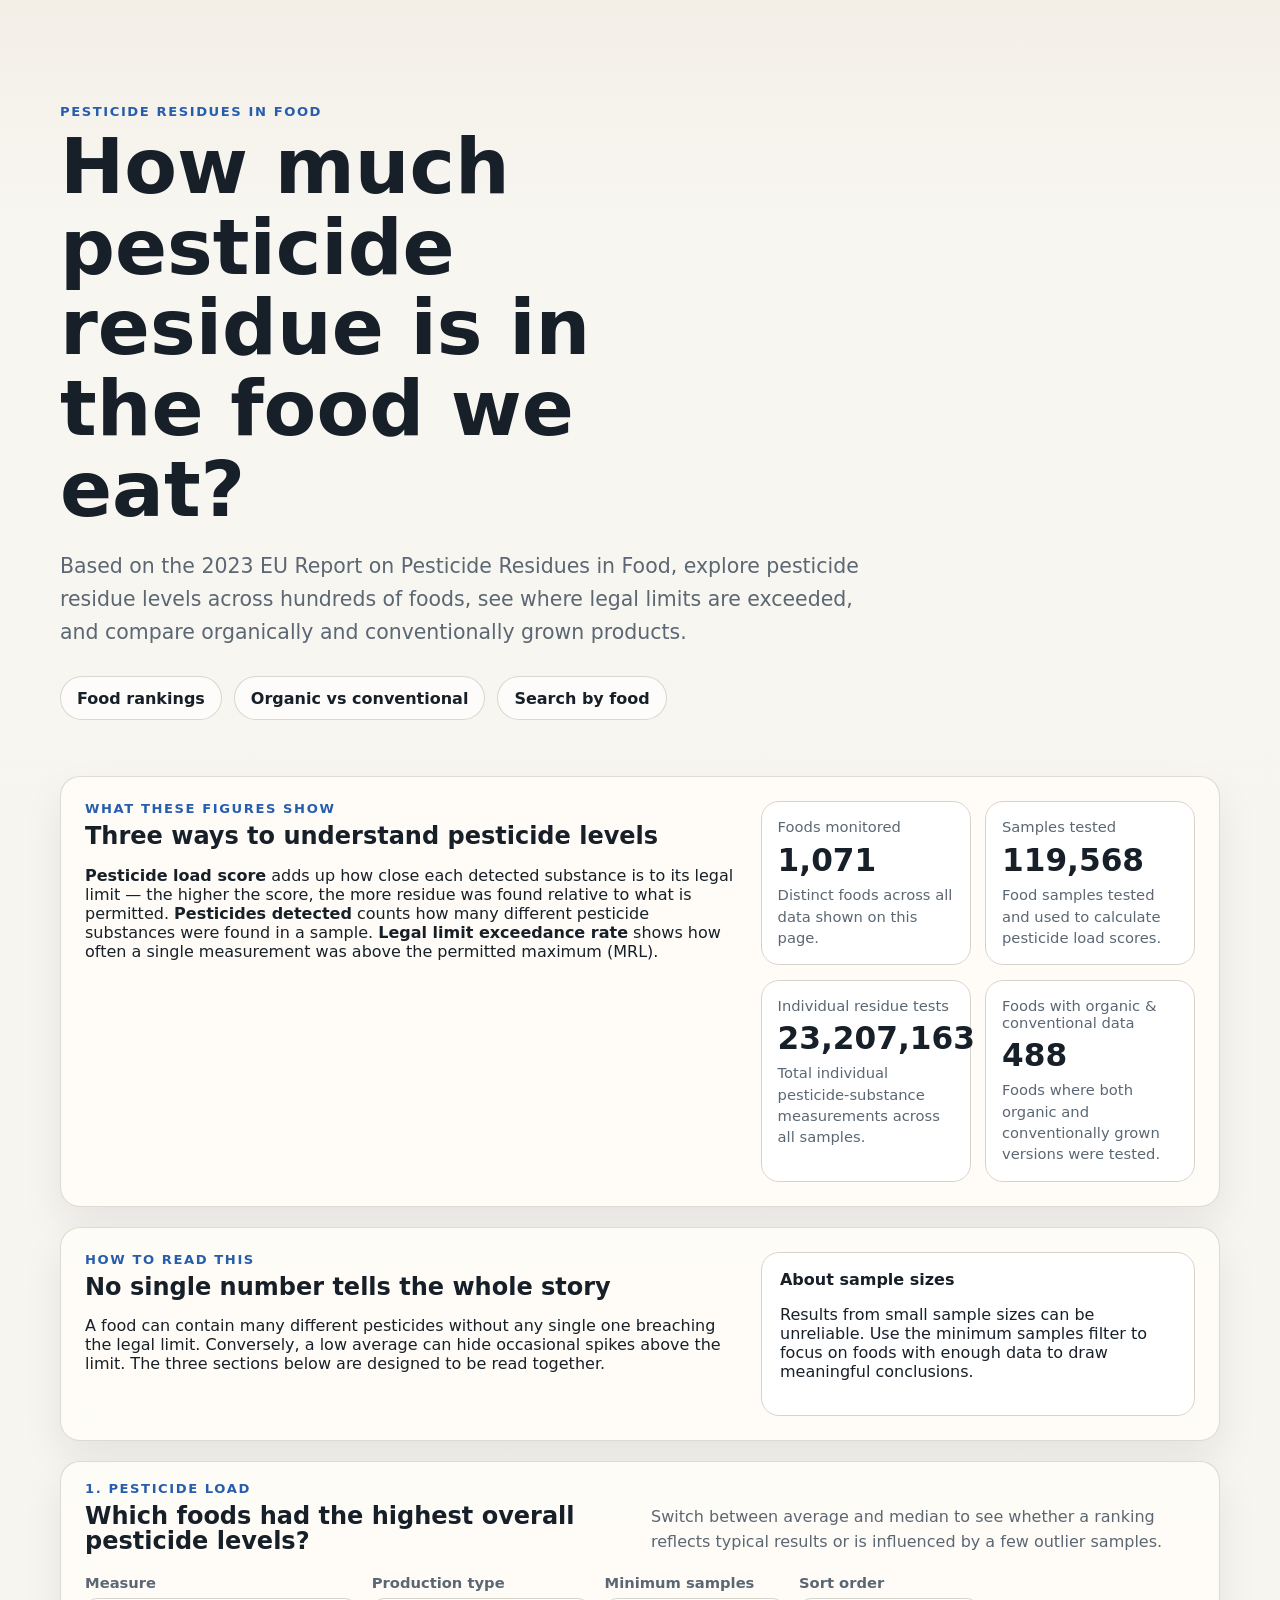
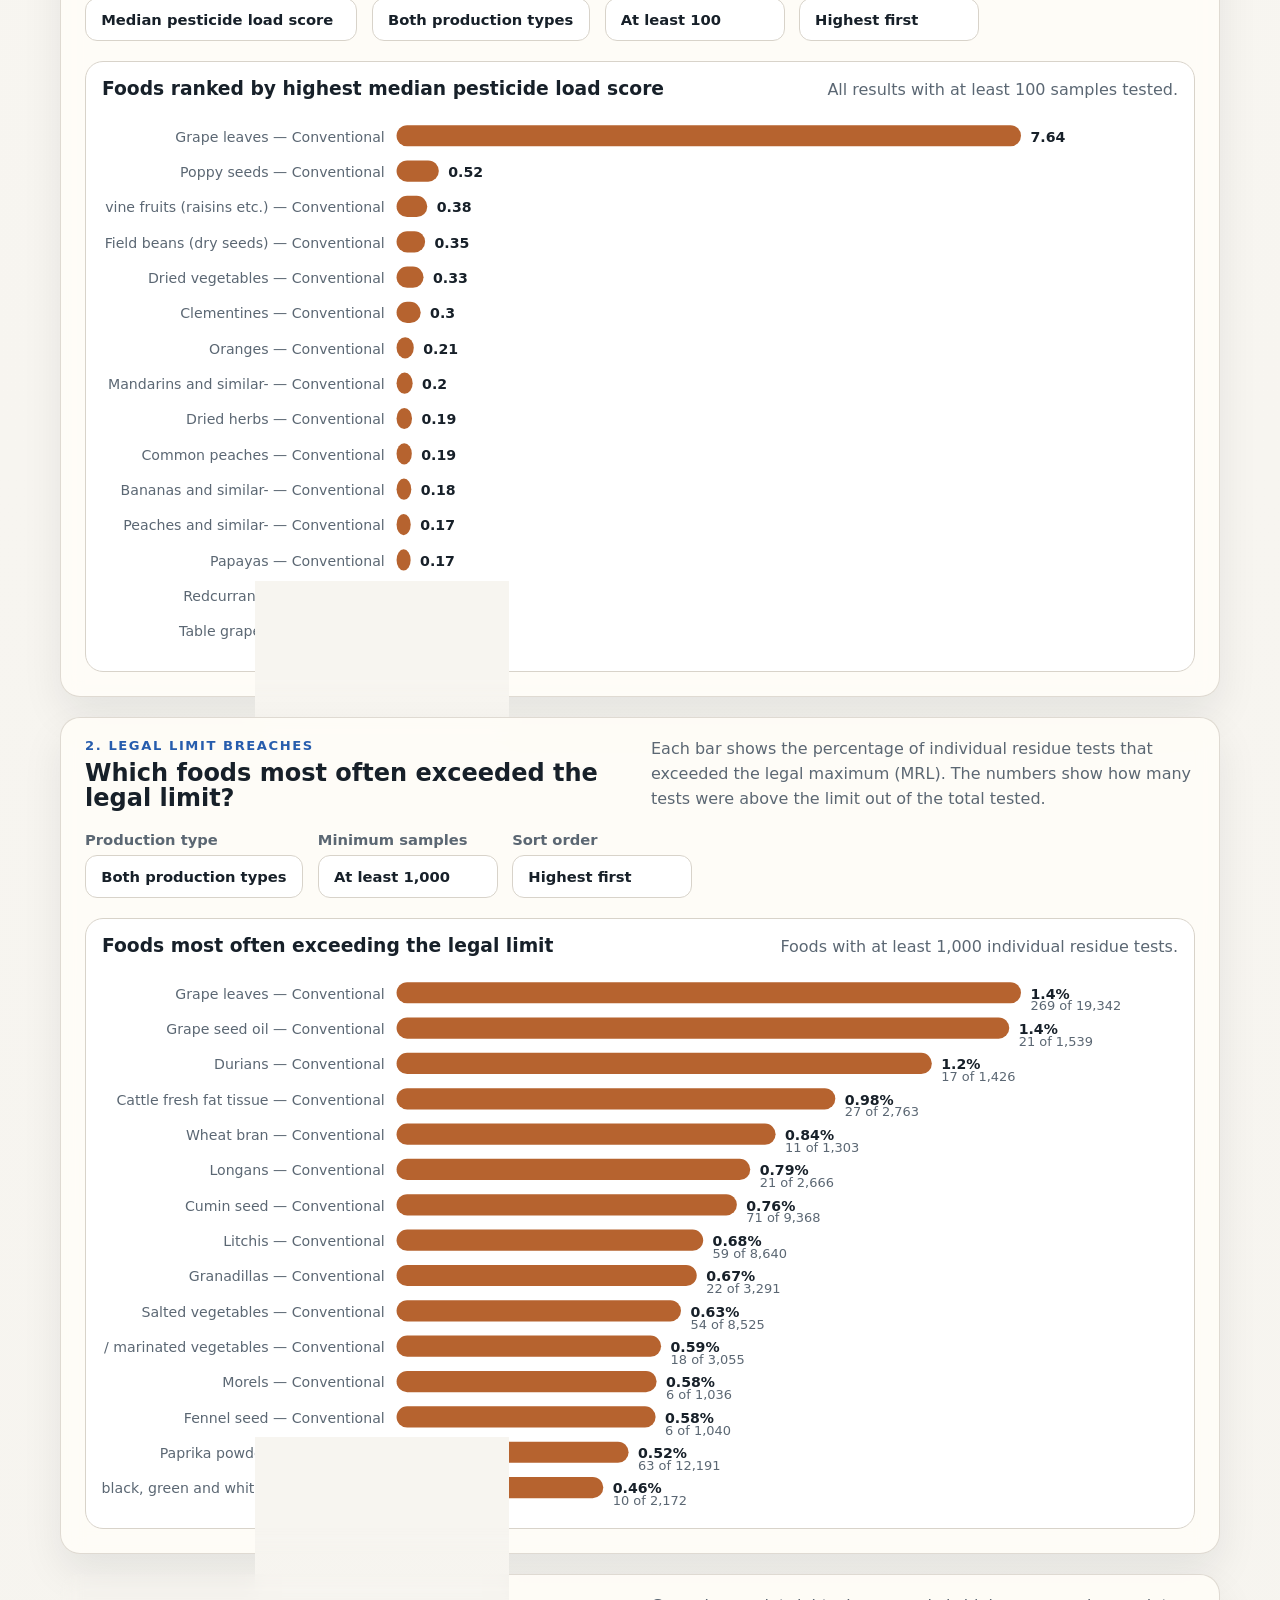
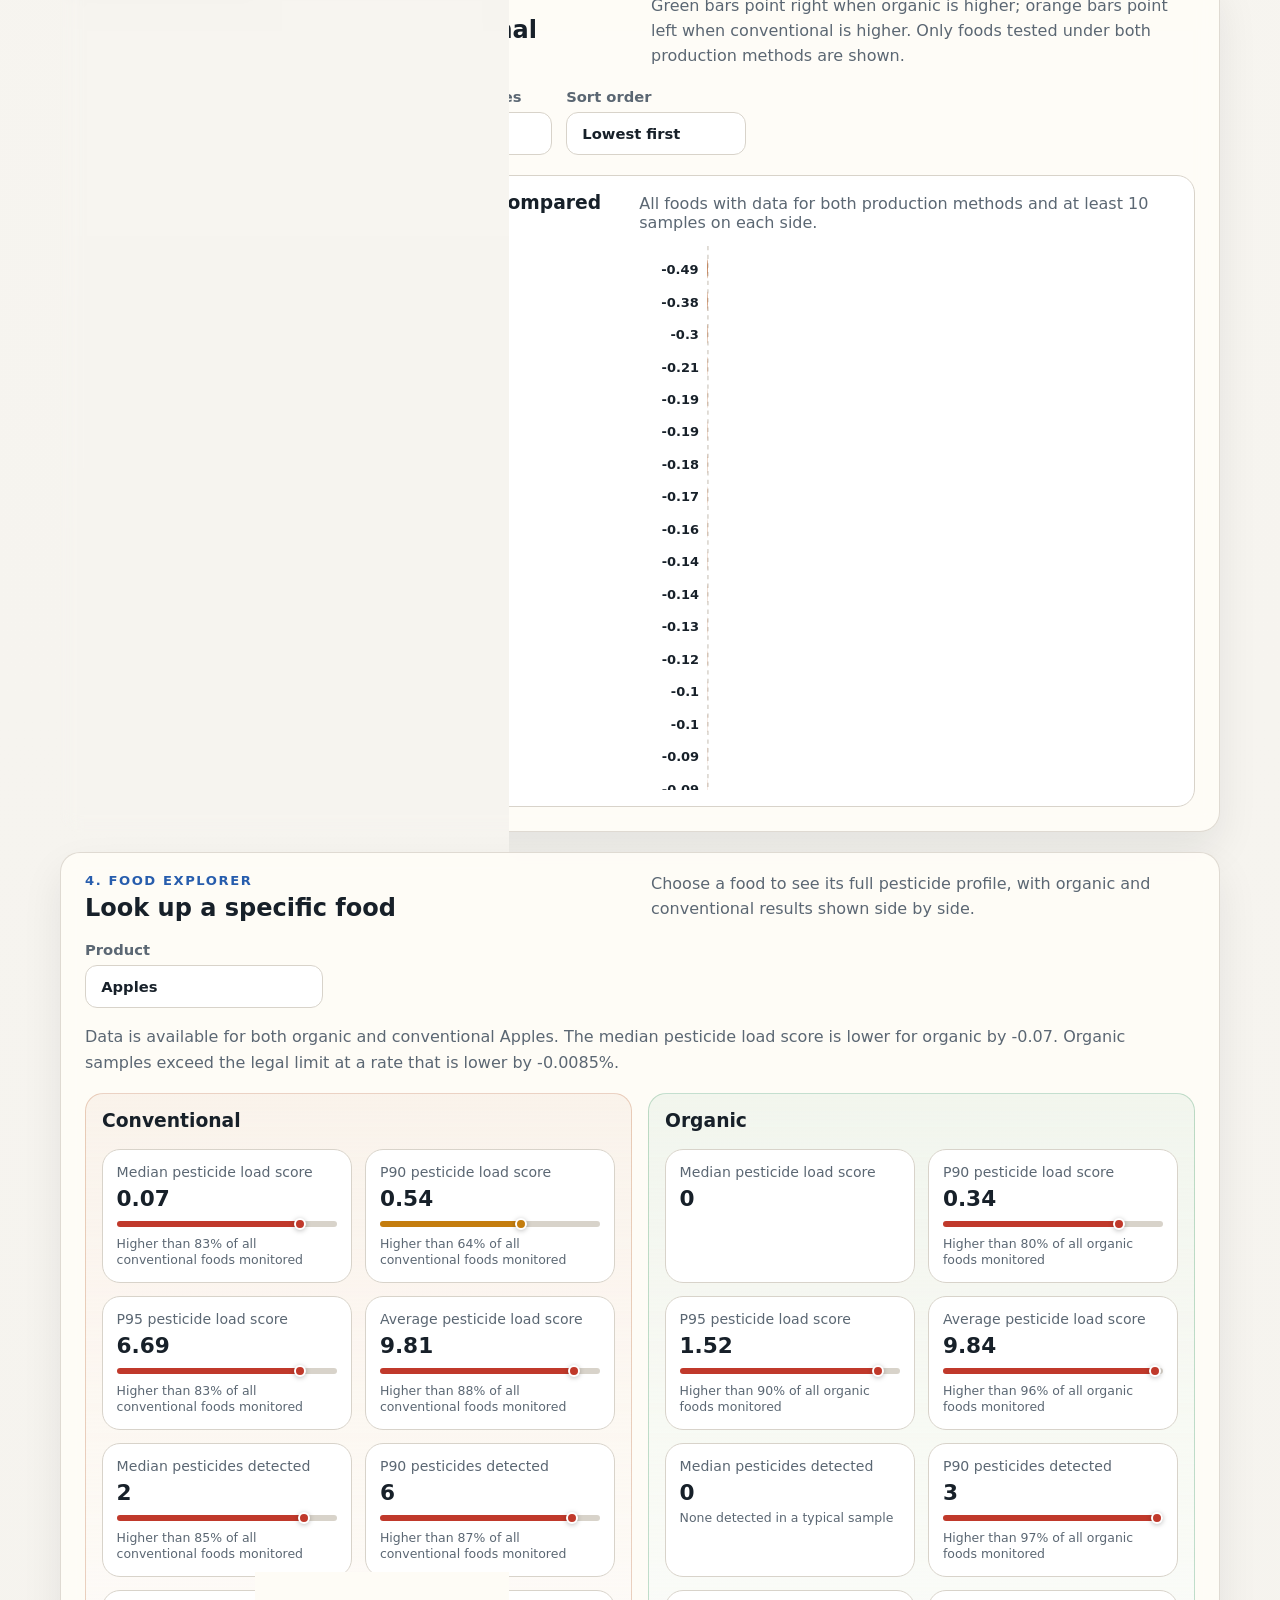
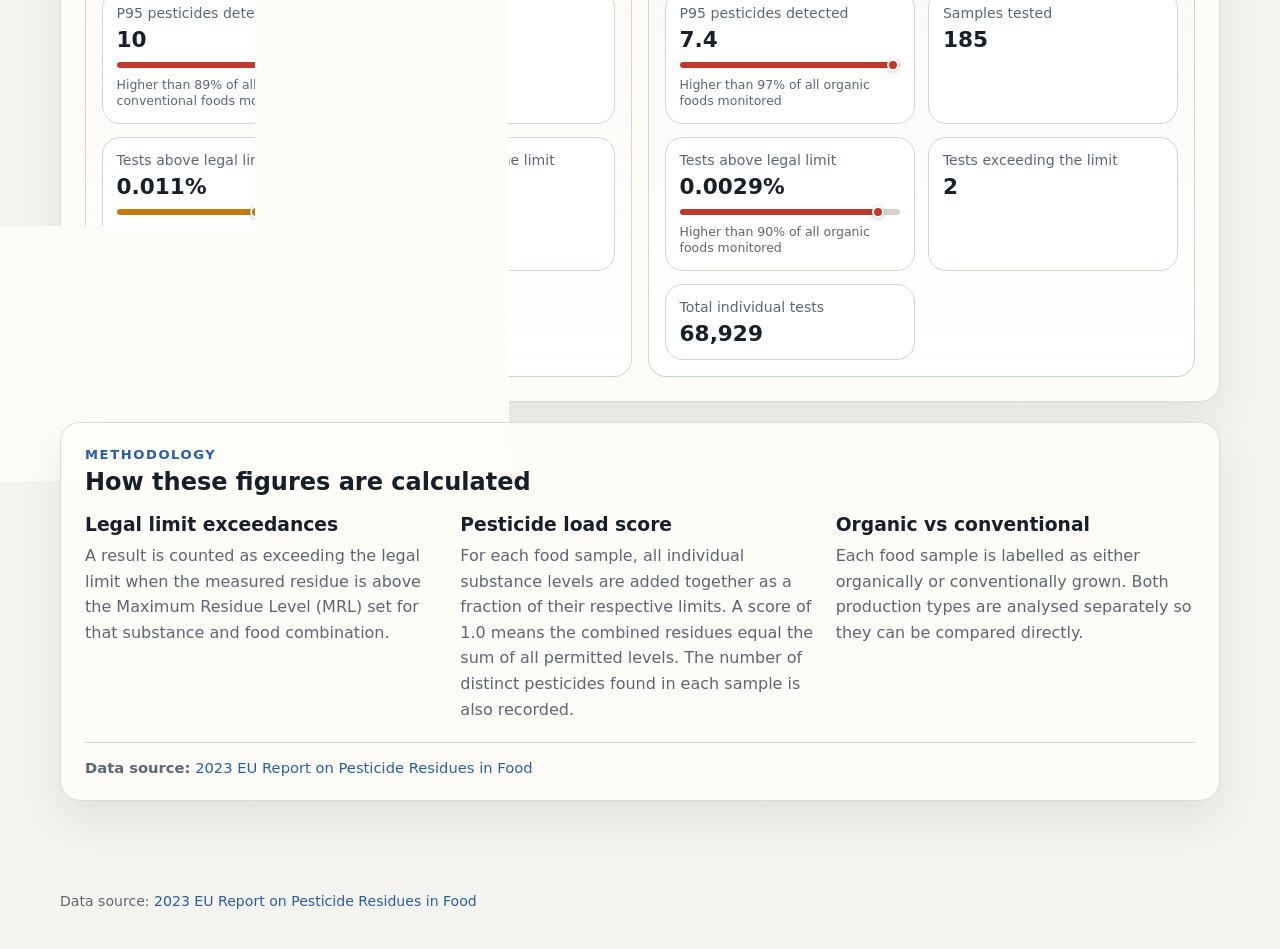
<file: index.html>
<!doctype html>
<html lang="en">
  <head>
    <meta charset="utf-8">
    <meta name="viewport" content="width=device-width, initial-scale=1">
    <title>Pesticide residues in food</title>
    <meta
      name="description"
      content="An overview of pesticide residues in food: how much was found, how often legal limits were exceeded, and how organic and conventionally grown products compare."
    >
    <link rel="stylesheet" href="styles.css">
  </head>
  <body>
    <header class="hero">
      <div class="hero__content layout">
        <p class="eyebrow">Pesticide residues in food</p>
        <div class="hero__topline">
          <div>
            <h1>How much pesticide residue is in the food we eat?</h1>
            <p class="hero__lede">
              Based on the 2023 EU Report on Pesticide Residues in Food, explore pesticide residue levels across
              hundreds of foods, see where legal limits are exceeded, and compare organically and conventionally
              grown products.
            </p>
          </div>
        </div>
        <div class="hero__chips">
          <span class="chip">Food rankings</span>
          <span class="chip">Organic vs conventional</span>
          <span class="chip">Search by food</span>
        </div>
      </div>
    </header>

    <main class="layout">
      <section class="panel notice" id="error-notice" hidden></section>

      <section class="panel intro-grid">
        <div>
          <p class="section-label">What these figures show</p>
          <h2>Three ways to understand pesticide levels</h2>
          <p>
            <strong>Pesticide load score</strong> adds up how close each detected substance is to its legal limit — the
            higher the score, the more residue was found relative to what is permitted.
            <strong>Pesticides detected</strong> counts how many different pesticide substances were found in a sample.
            <strong>Legal limit exceedance rate</strong> shows how often a single measurement was above the permitted
            maximum (MRL).
          </p>
        </div>
        <div class="metric-cards" id="summary-cards"></div>
      </section>

      <section class="panel narrative">
        <div>
          <p class="section-label">How to read this</p>
          <h2>No single number tells the whole story</h2>
          <p>
            A food can contain many different pesticides without any single one breaching the legal limit. Conversely,
            a low average can hide occasional spikes above the limit. The three sections below are designed to be read
            together.
          </p>
        </div>
        <div class="callout">
          <p class="callout__title">About sample sizes</p>
          <p>
            Results from small sample sizes can be unreliable. Use the minimum samples filter to focus on foods with
            enough data to draw meaningful conclusions.
          </p>
        </div>
      </section>

      <section class="panel section-block">
        <div class="section-heading">
          <div>
            <p class="section-label">1. Pesticide load</p>
            <h2>Which foods had the highest overall pesticide levels?</h2>
          </div>
          <p class="section-copy">
            Switch between average and median to see whether a ranking reflects typical results or is influenced by a
            few outlier samples.
          </p>
        </div>
        <div class="controls">
          <label>
            Measure
            <select id="combined-metric"></select>
          </label>
          <label>
            Production type
            <select id="combined-organic"></select>
          </label>
          <label>
            Minimum samples
            <select id="combined-threshold"></select>
          </label>
          <label>
            Sort order
            <select id="combined-sort"></select>
          </label>
        </div>
        <div class="chart-shell">
          <div class="chart-header">
            <h3 id="combined-chart-title"></h3>
            <p id="combined-chart-caption"></p>
          </div>
          <div class="chart" id="combined-chart"></div>
        </div>
      </section>

      <section class="panel section-block">
        <div class="section-heading">
          <div>
            <p class="section-label">2. Legal limit breaches</p>
            <h2>Which foods most often exceeded the legal limit?</h2>
          </div>
          <p class="section-copy">
            Each bar shows the percentage of individual residue tests that exceeded the legal maximum (MRL). The
            numbers show how many tests were above the limit out of the total tested.
          </p>
        </div>
        <div class="controls">
          <label>
            Production type
            <select id="exceedance-organic"></select>
          </label>
          <label>
            Minimum samples
            <select id="exceedance-threshold"></select>
          </label>
          <label>
            Sort order
            <select id="exceedance-sort"></select>
          </label>
        </div>
        <div class="chart-shell">
          <div class="chart-header">
            <h3 id="exceedance-chart-title"></h3>
            <p id="exceedance-chart-caption"></p>
          </div>
          <div class="chart" id="exceedance-chart"></div>
        </div>
      </section>

      <section class="panel section-block">
        <div class="section-heading">
          <div>
            <p class="section-label">3. Organic vs conventional</p>
            <h2>How do organic and conventional products compare?</h2>
          </div>
          <p class="section-copy">
            Green bars point right when organic is higher; orange bars point left when conventional is higher.
            Only foods tested under both production methods are shown.
          </p>
        </div>
        <div class="controls">
          <label>
            Comparison
            <select id="gap-metric"></select>
          </label>
          <label>
            Minimum samples
            <select id="gap-threshold"></select>
          </label>
          <label>
            Sort order
            <select id="gap-sort"></select>
          </label>
        </div>
        <div class="chart-shell">
          <div class="chart-header">
            <h3 id="gap-chart-title"></h3>
            <p id="gap-chart-caption"></p>
          </div>
          <div class="chart" id="gap-chart"></div>
        </div>
      </section>

      <section class="panel section-block">
        <div class="section-heading">
          <div>
            <p class="section-label">4. Food explorer</p>
            <h2>Look up a specific food</h2>
          </div>
          <p class="section-copy">
            Choose a food to see its full pesticide profile, with organic and conventional results shown side by side.
          </p>
        </div>
        <div class="controls product-search">
          <label class="product-search__input">
            Product
            <input id="product-search" list="product-options" placeholder="Start typing a product name">
            <datalist id="product-options"></datalist>
          </label>
        </div>
        <div id="product-summary" class="product-summary"></div>
        <div id="product-panels" class="product-panels"></div>
      </section>

      <section class="panel methodology">
        <p class="section-label">Methodology</p>
        <h2>How these figures are calculated</h2>
        <div class="method-grid">
          <div>
            <h3>Legal limit exceedances</h3>
            <p>
              A result is counted as exceeding the legal limit when the measured residue is above the Maximum Residue
              Level (MRL) set for that substance and food combination.
            </p>
          </div>
          <div>
            <h3>Pesticide load score</h3>
            <p>
              For each food sample, all individual substance levels are added together as a fraction of their
              respective limits. A score of 1.0 means the combined residues equal the sum of all permitted levels.
              The number of distinct pesticides found in each sample is also recorded.
            </p>
          </div>
          <div>
            <h3>Organic vs conventional</h3>
            <p>
              Each food sample is labelled as either organically or conventionally grown. Both production types are
              analysed separately so they can be compared directly.
            </p>
          </div>
        </div>
        <div class="source-line">
          <p>
            <strong>Data source:</strong>
            <a href="https://zenodo.org/records/14765085" target="_blank" rel="noopener noreferrer">
              2023 EU Report on Pesticide Residues in Food
            </a>
          </p>
        </div>
      </section>
    </main>

    <footer class="site-footer layout">
      <p>
        Data source:
        <a href="https://zenodo.org/records/14765085" target="_blank" rel="noopener noreferrer">
          2023 EU Report on Pesticide Residues in Food
        </a>
      </p>
    </footer>

    <div class="tooltip" id="tooltip" hidden></div>
    <script src="script.js"></script>
  </body>
</html>
</file>
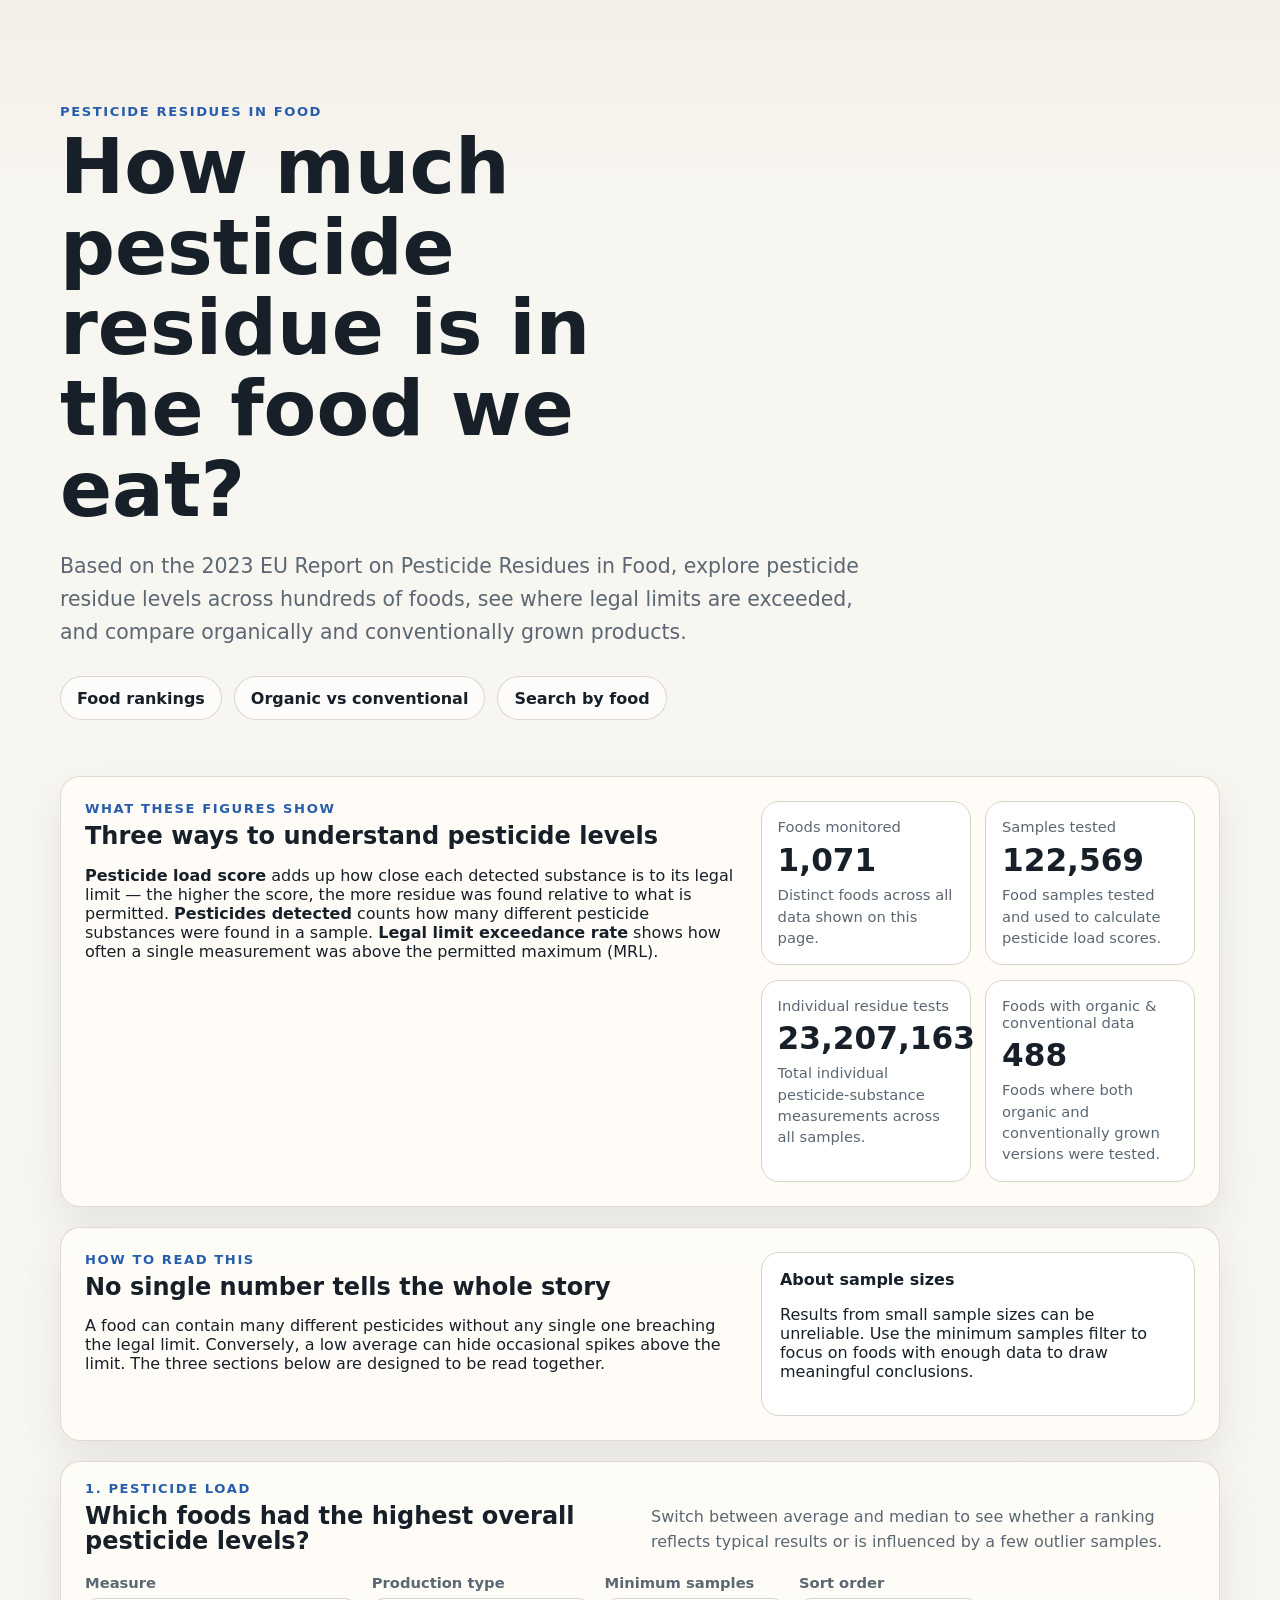
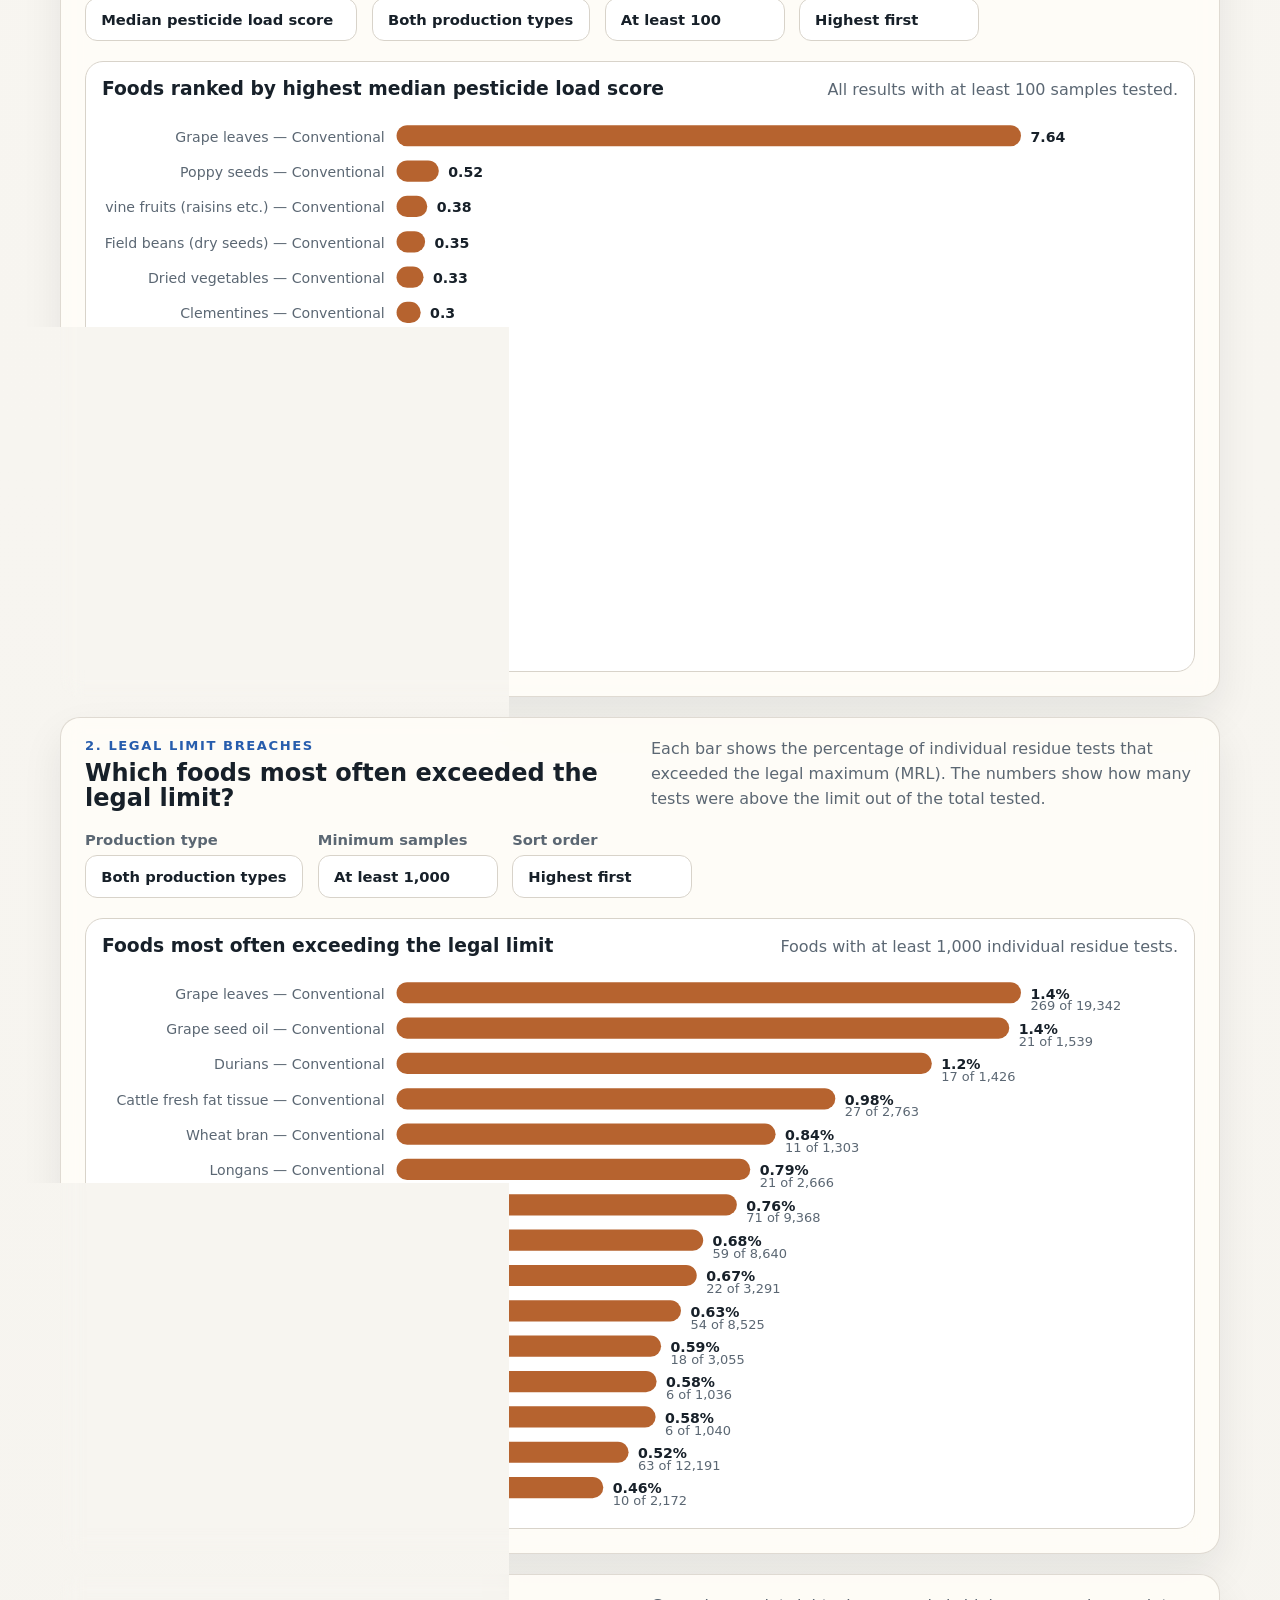
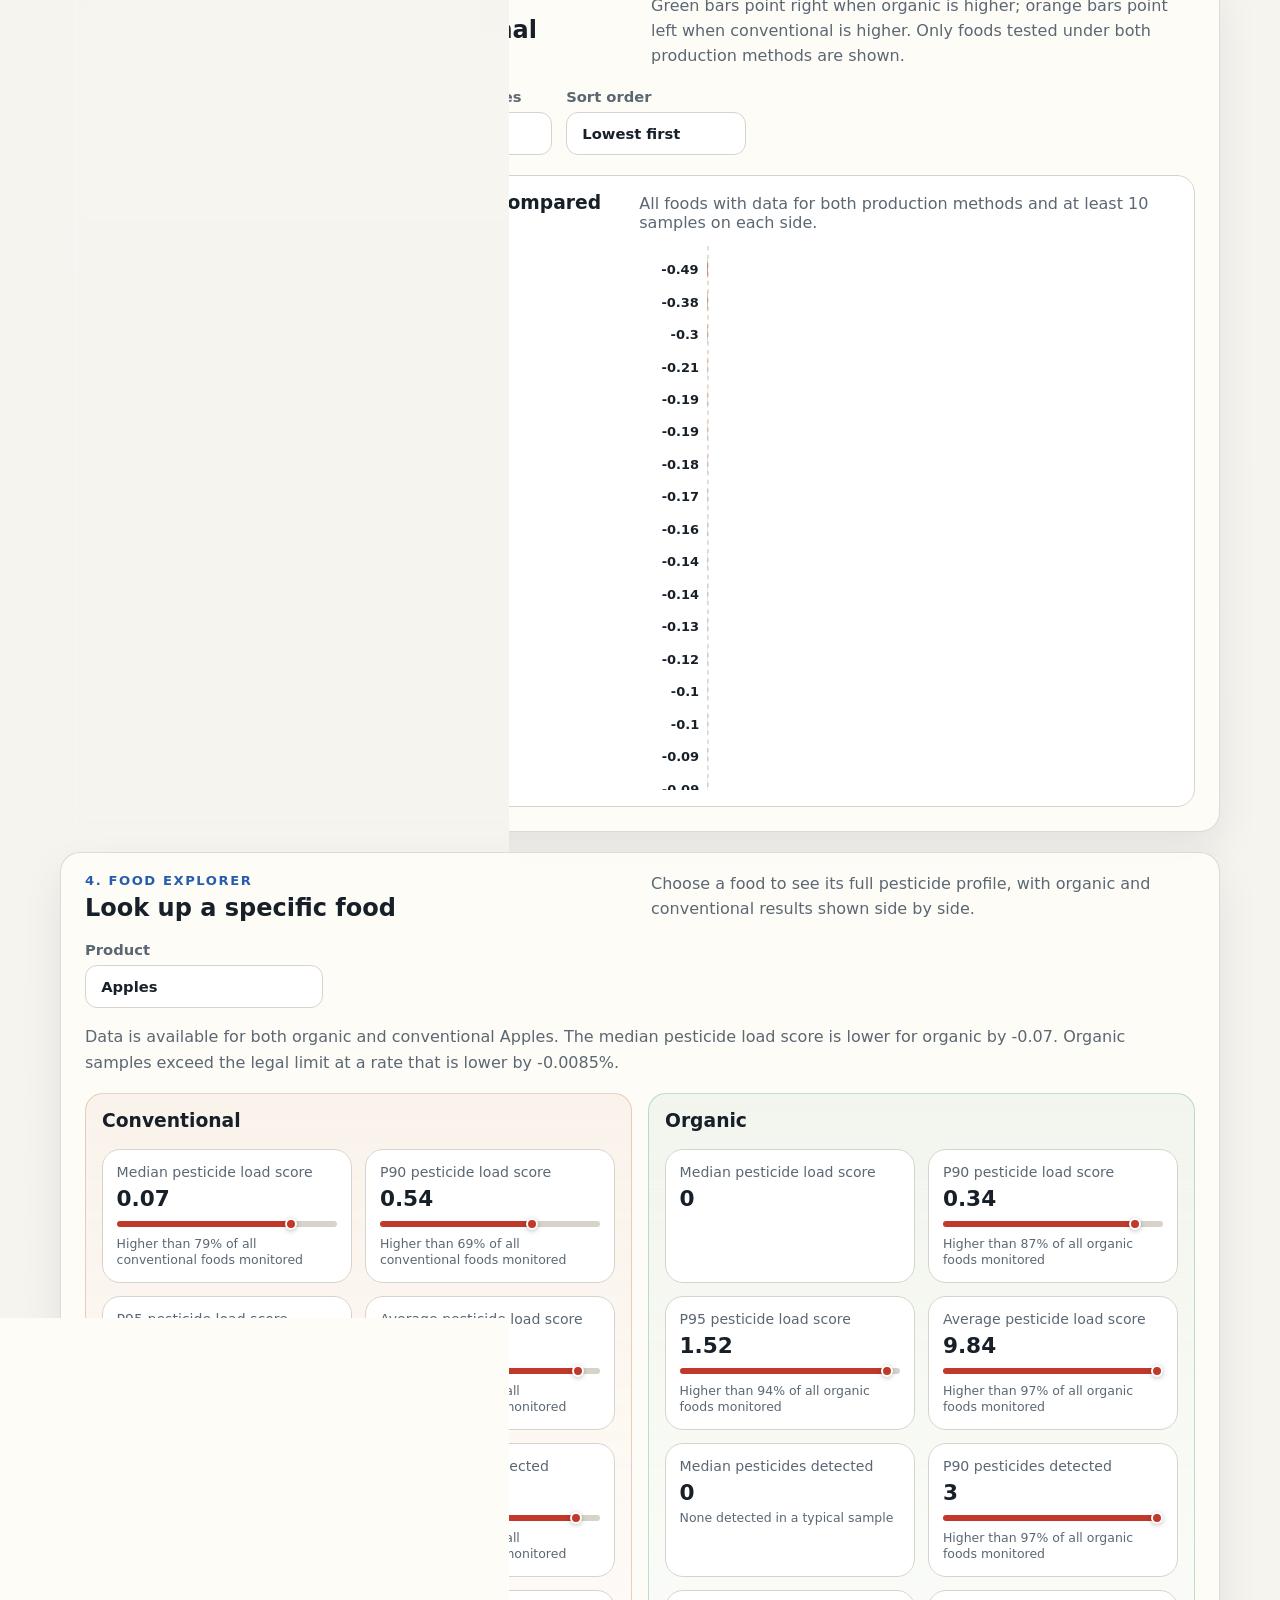
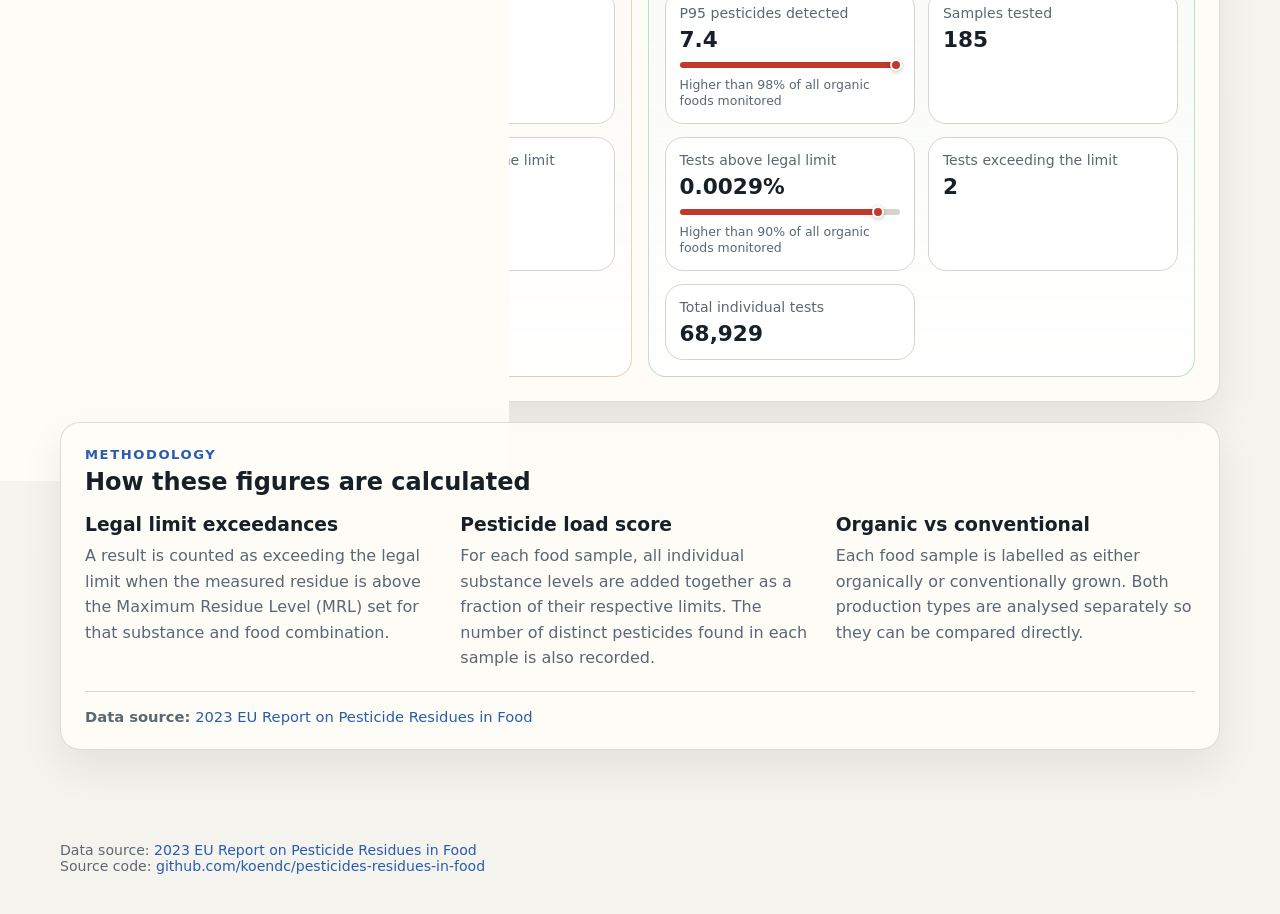
<file: docs/index.html>
<!doctype html>
<html lang="en">
  <head>
    <meta charset="utf-8">
    <meta name="viewport" content="width=device-width, initial-scale=1">
    <title>Pesticide residues in food</title>
    <meta
      name="description"
      content="An overview of pesticide residues in food: how much was found, how often legal limits were exceeded, and how organic and conventionally grown products compare."
    >
    <link rel="stylesheet" href="styles.css">
  </head>
  <body>
    <header class="hero">
      <div class="hero__content layout">
        <p class="eyebrow">Pesticide residues in food</p>
        <div class="hero__topline">
          <div>
            <h1>How much pesticide residue is in the food we eat?</h1>
            <p class="hero__lede">
              Based on the 2023 EU Report on Pesticide Residues in Food, explore pesticide residue levels across
              hundreds of foods, see where legal limits are exceeded, and compare organically and conventionally
              grown products.
            </p>
          </div>
        </div>
        <div class="hero__chips">
          <span class="chip">Food rankings</span>
          <span class="chip">Organic vs conventional</span>
          <span class="chip">Search by food</span>
        </div>
      </div>
    </header>

    <main class="layout">
      <section class="panel notice" id="error-notice" hidden></section>

      <section class="panel intro-grid">
        <div>
          <p class="section-label">What these figures show</p>
          <h2>Three ways to understand pesticide levels</h2>
          <p>
            <strong>Pesticide load score</strong> adds up how close each detected substance is to its legal limit — the
            higher the score, the more residue was found relative to what is permitted.
            <strong>Pesticides detected</strong> counts how many different pesticide substances were found in a sample.
            <strong>Legal limit exceedance rate</strong> shows how often a single measurement was above the permitted
            maximum (MRL).
          </p>
        </div>
        <div class="metric-cards" id="summary-cards"></div>
      </section>

      <section class="panel narrative">
        <div>
          <p class="section-label">How to read this</p>
          <h2>No single number tells the whole story</h2>
          <p>
            A food can contain many different pesticides without any single one breaching the legal limit. Conversely,
            a low average can hide occasional spikes above the limit. The three sections below are designed to be read
            together.
          </p>
        </div>
        <div class="callout">
          <p class="callout__title">About sample sizes</p>
          <p>
            Results from small sample sizes can be unreliable. Use the minimum samples filter to focus on foods with
            enough data to draw meaningful conclusions.
          </p>
        </div>
      </section>

      <section class="panel section-block">
        <div class="section-heading">
          <div>
            <p class="section-label">1. Pesticide load</p>
            <h2>Which foods had the highest overall pesticide levels?</h2>
          </div>
          <p class="section-copy">
            Switch between average and median to see whether a ranking reflects typical results or is influenced by a
            few outlier samples.
          </p>
        </div>
        <div class="controls">
          <label>
            Measure
            <select id="combined-metric"></select>
          </label>
          <label>
            Production type
            <select id="combined-organic"></select>
          </label>
          <label>
            Minimum samples
            <select id="combined-threshold"></select>
          </label>
          <label>
            Sort order
            <select id="combined-sort"></select>
          </label>
        </div>
        <div class="chart-shell">
          <div class="chart-header">
            <h3 id="combined-chart-title"></h3>
            <p id="combined-chart-caption"></p>
          </div>
          <div class="chart" id="combined-chart"></div>
        </div>
      </section>

      <section class="panel section-block">
        <div class="section-heading">
          <div>
            <p class="section-label">2. Legal limit breaches</p>
            <h2>Which foods most often exceeded the legal limit?</h2>
          </div>
          <p class="section-copy">
            Each bar shows the percentage of individual residue tests that exceeded the legal maximum (MRL). The
            numbers show how many tests were above the limit out of the total tested.
          </p>
        </div>
        <div class="controls">
          <label>
            Production type
            <select id="exceedance-organic"></select>
          </label>
          <label>
            Minimum samples
            <select id="exceedance-threshold"></select>
          </label>
          <label>
            Sort order
            <select id="exceedance-sort"></select>
          </label>
        </div>
        <div class="chart-shell">
          <div class="chart-header">
            <h3 id="exceedance-chart-title"></h3>
            <p id="exceedance-chart-caption"></p>
          </div>
          <div class="chart" id="exceedance-chart"></div>
        </div>
      </section>

      <section class="panel section-block">
        <div class="section-heading">
          <div>
            <p class="section-label">3. Organic vs conventional</p>
            <h2>How do organic and conventional products compare?</h2>
          </div>
          <p class="section-copy">
            Green bars point right when organic is higher; orange bars point left when conventional is higher.
            Only foods tested under both production methods are shown.
          </p>
        </div>
        <div class="controls">
          <label>
            Comparison
            <select id="gap-metric"></select>
          </label>
          <label>
            Minimum samples
            <select id="gap-threshold"></select>
          </label>
          <label>
            Sort order
            <select id="gap-sort"></select>
          </label>
        </div>
        <div class="chart-shell">
          <div class="chart-header">
            <h3 id="gap-chart-title"></h3>
            <p id="gap-chart-caption"></p>
          </div>
          <div class="chart" id="gap-chart"></div>
        </div>
      </section>

      <section class="panel section-block">
        <div class="section-heading">
          <div>
            <p class="section-label">4. Food explorer</p>
            <h2>Look up a specific food</h2>
          </div>
          <p class="section-copy">
            Choose a food to see its full pesticide profile, with organic and conventional results shown side by side.
          </p>
        </div>
        <div class="controls product-search">
          <label class="product-search__input">
            Product
            <input id="product-search" list="product-options" placeholder="Start typing a product name">
            <datalist id="product-options"></datalist>
          </label>
        </div>
        <div id="product-summary" class="product-summary"></div>
        <div id="product-panels" class="product-panels"></div>
      </section>

      <section class="panel methodology">
        <p class="section-label">Methodology</p>
        <h2>How these figures are calculated</h2>
        <div class="method-grid">
          <div>
            <h3>Legal limit exceedances</h3>
            <p>
              A result is counted as exceeding the legal limit when the measured residue is above the Maximum Residue
              Level (MRL) set for that substance and food combination.
            </p>
          </div>
          <div>
            <h3>Pesticide load score</h3>
            <p>
              For each food sample, all individual substance levels are added together as a fraction of their
              respective limits. The number of distinct pesticides found in each sample is also recorded.
            </p>
          </div>
          <div>
            <h3>Organic vs conventional</h3>
            <p>
              Each food sample is labelled as either organically or conventionally grown. Both production types are
              analysed separately so they can be compared directly.
            </p>
          </div>
        </div>
        <div class="source-line">
          <p>
            <strong>Data source:</strong>
            <a href="https://zenodo.org/records/14765085" target="_blank" rel="noopener noreferrer">
              2023 EU Report on Pesticide Residues in Food
            </a>
          </p>
        </div>
      </section>
    </main>

    <footer class="site-footer layout">
      <p>
        Data source:
        <a href="https://zenodo.org/records/14765085" target="_blank" rel="noopener noreferrer">
          2023 EU Report on Pesticide Residues in Food
        </a>
      </p>
      <p>
        Source code:
        <a href="https://github.com/koendc/pesticides-residues-in-food" target="_blank" rel="noopener noreferrer">
          github.com/koendc/pesticides-residues-in-food
        </a>
      </p>
    </footer>

    <div class="tooltip" id="tooltip" hidden></div>
    <script src="script.js"></script>
  </body>
</html>
</file>
<file: styles.css>
:root {
  --bg: #f5f3ee;
  --surface: #fffdf8;
  --surface-strong: #ffffff;
  --text: #172029;
  --muted: #5b6773;
  --line: #d8d3ca;
  --accent: #275dad;
  --organic: #2d8f57;
  --conventional: #b6632f;
  --pct-low:  #2d8f57;
  --pct-mid:  #c47d0e;
  --pct-high: #c0392b;
  --shadow: 0 18px 40px rgba(18, 27, 38, 0.08);
  --radius: 20px;
}

* {
  box-sizing: border-box;
}

html {
  scroll-behavior: smooth;
}

body {
  margin: 0;
  font-family: Inter, ui-sans-serif, system-ui, -apple-system, BlinkMacSystemFont, "Segoe UI", sans-serif;
  background: linear-gradient(180deg, #f3efe7 0%, #f8f6f1 220px, var(--bg) 100%);
  color: var(--text);
}

code {
  font-family: "SFMono-Regular", ui-monospace, SFMono-Regular, Menlo, Consolas, monospace;
}

.layout {
  width: min(1160px, calc(100vw - 2rem));
  margin: 0 auto;
}

.hero {
  padding: 4.5rem 0 2.5rem;
}

.hero__content {
  padding: 2rem 0 1rem;
}

.hero__topline {
  display: flex;
  justify-content: space-between;
  gap: 1.5rem;
  align-items: end;
}

.eyebrow,
.section-label {
  margin: 0 0 0.5rem;
  font-size: 0.82rem;
  font-weight: 700;
  letter-spacing: 0.12em;
  text-transform: uppercase;
  color: var(--accent);
}

.hero h1,
.panel h2 {
  margin: 0;
  line-height: 1.05;
}

.hero h1 {
  max-width: 11ch;
  font-size: clamp(2.6rem, 7vw, 4.8rem);
}

.hero__lede {
  max-width: 52rem;
  margin: 1.25rem 0 0;
  font-size: clamp(1.05rem, 2vw, 1.28rem);
  line-height: 1.6;
  color: var(--muted);
}

.hero__chips {
  display: flex;
  flex-wrap: wrap;
  gap: 0.75rem;
  margin-top: 1.75rem;
}

.chip {
  display: inline-flex;
  align-items: center;
  padding: 0.72rem 1rem;
  border-radius: 999px;
  background: rgba(255, 255, 255, 0.7);
  border: 1px solid rgba(216, 211, 202, 0.9);
  color: var(--text);
  font-weight: 600;
}

main {
  padding-bottom: 3rem;
}

.panel {
  background: rgba(255, 253, 248, 0.88);
  border: 1px solid rgba(216, 211, 202, 0.8);
  border-radius: var(--radius);
  box-shadow: var(--shadow);
  padding: 1.5rem;
  margin-bottom: 1.25rem;
  backdrop-filter: blur(10px);
}

.notice {
  border-color: rgba(182, 99, 47, 0.35);
  background: rgba(182, 99, 47, 0.08);
}

.intro-grid,
.narrative {
  display: grid;
  gap: 1.5rem;
  grid-template-columns: minmax(0, 1.5fr) minmax(290px, 1fr);
}

.metric-cards {
  display: grid;
  grid-template-columns: repeat(2, minmax(0, 1fr));
  gap: 0.9rem;
}

.metric-card,
.callout,
.product-panel,
.detail-card {
  background: var(--surface-strong);
  border: 1px solid var(--line);
  border-radius: 18px;
}

.metric-card {
  padding: 1rem;
}

.metric-card__label {
  margin: 0;
  color: var(--muted);
  font-size: 0.92rem;
}

.metric-card__value {
  margin: 0.4rem 0 0;
  font-size: 1.95rem;
  font-weight: 700;
}

.metric-card__note {
  margin: 0.4rem 0 0;
  color: var(--muted);
  font-size: 0.92rem;
  line-height: 1.45;
}

.callout {
  padding: 1.1rem 1.15rem;
}

.callout__title {
  margin: 0 0 0.35rem;
  font-weight: 700;
}

.section-block {
  padding-top: 1.2rem;
}

.section-heading {
  display: flex;
  justify-content: space-between;
  gap: 1.5rem;
  align-items: end;
}

.section-copy {
  max-width: 34rem;
  margin: 0;
  color: var(--muted);
  line-height: 1.55;
}

.controls {
  display: flex;
  flex-wrap: wrap;
  gap: 0.9rem;
  margin-top: 1.2rem;
}

.controls label {
  display: grid;
  gap: 0.45rem;
  font-size: 0.92rem;
  font-weight: 600;
  color: var(--muted);
}

select,
input {
  min-width: 180px;
  appearance: none;
  border: 1px solid var(--line);
  background: var(--surface-strong);
  border-radius: 12px;
  color: var(--text);
  padding: 0.75rem 0.95rem;
  font: inherit;
}

input {
  width: min(400px, 100%);
}

.chart-shell {
  margin-top: 1.25rem;
  background: var(--surface-strong);
  border: 1px solid var(--line);
  border-radius: 18px;
  padding: 1rem;
}

.chart-header {
  display: flex;
  justify-content: space-between;
  gap: 1rem;
  align-items: baseline;
  margin-bottom: 0.75rem;
}

.chart-header h3 {
  margin: 0;
}

.chart-header p {
  margin: 0;
  color: var(--muted);
}

.chart {
  position: relative;
  min-height: 460px;
  max-height: 34rem;
  overflow-y: auto;
  overflow-x: hidden;
  padding-right: 0.35rem;
  scrollbar-gutter: stable;
}

.chart svg {
  width: 100%;
  height: auto;
  display: block;
}

.chart::-webkit-scrollbar {
  width: 10px;
}

.chart::-webkit-scrollbar-thumb {
  background: rgba(91, 103, 115, 0.35);
  border-radius: 999px;
}

.axis-label {
  fill: var(--muted);
  font-size: 12px;
}

.bar-label {
  fill: var(--text);
  font-size: 12px;
  font-weight: 600;
}

.chart-note {
  fill: var(--muted);
  font-size: 11px;
}

.tooltip {
  position: fixed;
  z-index: 10;
  max-width: 320px;
  padding: 0.75rem 0.85rem;
  background: rgba(20, 26, 32, 0.94);
  color: white;
  border-radius: 12px;
  box-shadow: 0 10px 24px rgba(0, 0, 0, 0.22);
  pointer-events: none;
  font-size: 0.9rem;
  line-height: 1.45;
}

.tooltip strong {
  display: block;
  margin-bottom: 0.2rem;
}

.product-summary {
  margin-top: 1rem;
  font-size: 1rem;
  color: var(--muted);
  line-height: 1.65;
}

.product-panels {
  display: grid;
  grid-template-columns: repeat(2, minmax(0, 1fr));
  gap: 1rem;
  margin-top: 1rem;
}

.product-panel {
  padding: 1rem;
}

.product-panel--organic {
  border-color: rgba(45, 143, 87, 0.28);
  background: linear-gradient(180deg, rgba(45, 143, 87, 0.06), rgba(255, 255, 255, 0.96));
}

.product-panel--conventional {
  border-color: rgba(182, 99, 47, 0.28);
  background: linear-gradient(180deg, rgba(182, 99, 47, 0.06), rgba(255, 255, 255, 0.96));
}

.product-panel h3 {
  margin-top: 0;
}

.detail-grid {
  display: grid;
  grid-template-columns: repeat(2, minmax(0, 1fr));
  gap: 0.85rem;
}

.detail-card {
  padding: 0.85rem;
  overflow: visible;
}

.detail-card__label {
  margin: 0;
  font-size: 0.88rem;
  color: var(--muted);
}

.detail-card__value {
  margin: 0.35rem 0 0;
  font-size: 1.35rem;
  font-weight: 700;
}

.detail-card__percentile {
  margin-top: 0.65rem;
}

.detail-card__percentile-bar {
  position: relative;
  display: block;
  width: 100%;
  height: 6px;
  border-radius: 999px;
  background: linear-gradient(
    to right,
    var(--pct-color, var(--accent)) var(--pct, 0%),
    var(--line) var(--pct, 0%)
  );
}

.detail-card__percentile-marker {
  display: block;
  position: absolute;
  top: 50%;
  width: 12px;
  height: 12px;
  background: var(--accent);
  border: 2px solid white;
  border-radius: 50%;
  box-shadow: 0 1px 5px rgba(0, 0, 0, 0.25);
  transform: translate(-50%, -50%);
}

.detail-card__percentile-label {
  margin: 0.35rem 0 0;
  font-size: 0.78rem;
  color: var(--muted);
  line-height: 1.3;
}

.detail-card .detail-card__percentile-label:only-of-type {
  margin-top: 0.55rem;
}

.method-grid {
  display: grid;
  grid-template-columns: repeat(3, minmax(0, 1fr));
  gap: 1rem;
}

.method-grid h3 {
  margin-bottom: 0.5rem;
}

.method-grid p {
  margin: 0;
  color: var(--muted);
  line-height: 1.6;
}

.source-line {
  margin-top: 1.25rem;
  padding-top: 1rem;
  border-top: 1px solid var(--line);
}

.source-line p {
  margin: 0;
  font-size: 0.92rem;
  color: var(--muted);
}

.source-line a,
.site-footer a {
  color: var(--accent);
  text-decoration: none;
}

.source-line a:hover,
.site-footer a:hover {
  text-decoration: underline;
}

.site-footer {
  padding: 1.5rem 0 2.5rem;
  font-size: 0.88rem;
  color: var(--muted);
}

.site-footer p {
  margin: 0;
}

@media (max-width: 960px) {
  .hero__topline,
  .intro-grid,
  .narrative,
  .section-heading,
  .product-panels,
  .method-grid {
    grid-template-columns: 1fr;
    display: grid;
  }

  .section-heading {
    align-items: start;
  }
}

@media (max-width: 680px) {
  .layout {
    width: min(100vw - 1rem, 100%);
  }

  .panel {
    padding: 1rem;
  }

  .metric-cards,
  .detail-grid {
    grid-template-columns: 1fr;
  }

  .chart {
    min-height: 380px;
  }
}
</file>
<file: docs/styles.css>
:root {
  --bg: #f5f3ee;
  --surface: #fffdf8;
  --surface-strong: #ffffff;
  --text: #172029;
  --muted: #5b6773;
  --line: #d8d3ca;
  --accent: #275dad;
  --organic: #2d8f57;
  --conventional: #b6632f;
  --pct-low:  #2d8f57;
  --pct-mid:  #c47d0e;
  --pct-high: #c0392b;
  --shadow: 0 18px 40px rgba(18, 27, 38, 0.08);
  --radius: 20px;
}

* {
  box-sizing: border-box;
}

html {
  scroll-behavior: smooth;
}

body {
  margin: 0;
  font-family: Inter, ui-sans-serif, system-ui, -apple-system, BlinkMacSystemFont, "Segoe UI", sans-serif;
  background: linear-gradient(180deg, #f3efe7 0%, #f8f6f1 220px, var(--bg) 100%);
  color: var(--text);
}

code {
  font-family: "SFMono-Regular", ui-monospace, SFMono-Regular, Menlo, Consolas, monospace;
}

.layout {
  width: min(1160px, calc(100vw - 2rem));
  margin: 0 auto;
}

.hero {
  padding: 4.5rem 0 2.5rem;
}

.hero__content {
  padding: 2rem 0 1rem;
}

.hero__topline {
  display: flex;
  justify-content: space-between;
  gap: 1.5rem;
  align-items: end;
}

.eyebrow,
.section-label {
  margin: 0 0 0.5rem;
  font-size: 0.82rem;
  font-weight: 700;
  letter-spacing: 0.12em;
  text-transform: uppercase;
  color: var(--accent);
}

.hero h1,
.panel h2 {
  margin: 0;
  line-height: 1.05;
}

.hero h1 {
  max-width: 11ch;
  font-size: clamp(2.6rem, 7vw, 4.8rem);
}

.hero__lede {
  max-width: 52rem;
  margin: 1.25rem 0 0;
  font-size: clamp(1.05rem, 2vw, 1.28rem);
  line-height: 1.6;
  color: var(--muted);
}

.hero__chips {
  display: flex;
  flex-wrap: wrap;
  gap: 0.75rem;
  margin-top: 1.75rem;
}

.chip {
  display: inline-flex;
  align-items: center;
  padding: 0.72rem 1rem;
  border-radius: 999px;
  background: rgba(255, 255, 255, 0.7);
  border: 1px solid rgba(216, 211, 202, 0.9);
  color: var(--text);
  font-weight: 600;
}

main {
  padding-bottom: 3rem;
}

.panel {
  background: rgba(255, 253, 248, 0.88);
  border: 1px solid rgba(216, 211, 202, 0.8);
  border-radius: var(--radius);
  box-shadow: var(--shadow);
  padding: 1.5rem;
  margin-bottom: 1.25rem;
  backdrop-filter: blur(10px);
}

.notice {
  border-color: rgba(182, 99, 47, 0.35);
  background: rgba(182, 99, 47, 0.08);
}

.intro-grid,
.narrative {
  display: grid;
  gap: 1.5rem;
  grid-template-columns: minmax(0, 1.5fr) minmax(290px, 1fr);
}

.metric-cards {
  display: grid;
  grid-template-columns: repeat(2, minmax(0, 1fr));
  gap: 0.9rem;
}

.metric-card,
.callout,
.product-panel,
.detail-card {
  background: var(--surface-strong);
  border: 1px solid var(--line);
  border-radius: 18px;
}

.metric-card {
  padding: 1rem;
}

.metric-card__label {
  margin: 0;
  color: var(--muted);
  font-size: 0.92rem;
}

.metric-card__value {
  margin: 0.4rem 0 0;
  font-size: 1.95rem;
  font-weight: 700;
}

.metric-card__note {
  margin: 0.4rem 0 0;
  color: var(--muted);
  font-size: 0.92rem;
  line-height: 1.45;
}

.callout {
  padding: 1.1rem 1.15rem;
}

.callout__title {
  margin: 0 0 0.35rem;
  font-weight: 700;
}

.section-block {
  padding-top: 1.2rem;
}

.section-heading {
  display: flex;
  justify-content: space-between;
  gap: 1.5rem;
  align-items: end;
}

.section-copy {
  max-width: 34rem;
  margin: 0;
  color: var(--muted);
  line-height: 1.55;
}

.controls {
  display: flex;
  flex-wrap: wrap;
  gap: 0.9rem;
  margin-top: 1.2rem;
}

.controls label {
  display: grid;
  gap: 0.45rem;
  font-size: 0.92rem;
  font-weight: 600;
  color: var(--muted);
}

select,
input {
  min-width: 180px;
  appearance: none;
  border: 1px solid var(--line);
  background: var(--surface-strong);
  border-radius: 12px;
  color: var(--text);
  padding: 0.75rem 0.95rem;
  font: inherit;
}

input {
  width: min(400px, 100%);
}

.chart-shell {
  margin-top: 1.25rem;
  background: var(--surface-strong);
  border: 1px solid var(--line);
  border-radius: 18px;
  padding: 1rem;
}

.chart-header {
  display: flex;
  justify-content: space-between;
  gap: 1rem;
  align-items: baseline;
  margin-bottom: 0.75rem;
}

.chart-header h3 {
  margin: 0;
}

.chart-header p {
  margin: 0;
  color: var(--muted);
}

.chart {
  position: relative;
  min-height: 460px;
  max-height: 34rem;
  overflow-y: auto;
  overflow-x: hidden;
  padding-right: 0.35rem;
  scrollbar-gutter: stable;
}

.chart svg {
  width: 100%;
  height: auto;
  display: block;
}

.chart::-webkit-scrollbar {
  width: 10px;
}

.chart::-webkit-scrollbar-thumb {
  background: rgba(91, 103, 115, 0.35);
  border-radius: 999px;
}

.axis-label {
  fill: var(--muted);
  font-size: 12px;
}

.bar-label {
  fill: var(--text);
  font-size: 12px;
  font-weight: 600;
}

.chart-note {
  fill: var(--muted);
  font-size: 11px;
}

.tooltip {
  position: fixed;
  z-index: 10;
  max-width: 320px;
  padding: 0.75rem 0.85rem;
  background: rgba(20, 26, 32, 0.94);
  color: white;
  border-radius: 12px;
  box-shadow: 0 10px 24px rgba(0, 0, 0, 0.22);
  pointer-events: none;
  font-size: 0.9rem;
  line-height: 1.45;
}

.tooltip strong {
  display: block;
  margin-bottom: 0.2rem;
}

.product-summary {
  margin-top: 1rem;
  font-size: 1rem;
  color: var(--muted);
  line-height: 1.65;
}

.product-panels {
  display: grid;
  grid-template-columns: repeat(2, minmax(0, 1fr));
  gap: 1rem;
  margin-top: 1rem;
}

.product-panel {
  padding: 1rem;
}

.product-panel--organic {
  border-color: rgba(45, 143, 87, 0.28);
  background: linear-gradient(180deg, rgba(45, 143, 87, 0.06), rgba(255, 255, 255, 0.96));
}

.product-panel--conventional {
  border-color: rgba(182, 99, 47, 0.28);
  background: linear-gradient(180deg, rgba(182, 99, 47, 0.06), rgba(255, 255, 255, 0.96));
}

.product-panel h3 {
  margin-top: 0;
}

.detail-grid {
  display: grid;
  grid-template-columns: repeat(2, minmax(0, 1fr));
  gap: 0.85rem;
}

.detail-card {
  padding: 0.85rem;
  overflow: visible;
}

.detail-card__label {
  margin: 0;
  font-size: 0.88rem;
  color: var(--muted);
}

.detail-card__value {
  margin: 0.35rem 0 0;
  font-size: 1.35rem;
  font-weight: 700;
}

.detail-card__percentile {
  margin-top: 0.65rem;
}

.detail-card__percentile-bar {
  position: relative;
  display: block;
  width: 100%;
  height: 6px;
  border-radius: 999px;
  background: linear-gradient(
    to right,
    var(--pct-color, var(--accent)) var(--pct, 0%),
    var(--line) var(--pct, 0%)
  );
}

.detail-card__percentile-marker {
  display: block;
  position: absolute;
  top: 50%;
  width: 12px;
  height: 12px;
  background: var(--accent);
  border: 2px solid white;
  border-radius: 50%;
  box-shadow: 0 1px 5px rgba(0, 0, 0, 0.25);
  transform: translate(-50%, -50%);
}

.detail-card__percentile-label {
  margin: 0.35rem 0 0;
  font-size: 0.78rem;
  color: var(--muted);
  line-height: 1.3;
}

.detail-card .detail-card__percentile-label:only-of-type {
  margin-top: 0.55rem;
}

.method-grid {
  display: grid;
  grid-template-columns: repeat(3, minmax(0, 1fr));
  gap: 1rem;
}

.method-grid h3 {
  margin-bottom: 0.5rem;
}

.method-grid p {
  margin: 0;
  color: var(--muted);
  line-height: 1.6;
}

.source-line {
  margin-top: 1.25rem;
  padding-top: 1rem;
  border-top: 1px solid var(--line);
}

.source-line p {
  margin: 0;
  font-size: 0.92rem;
  color: var(--muted);
}

.source-line a,
.site-footer a {
  color: var(--accent);
  text-decoration: none;
}

.source-line a:hover,
.site-footer a:hover {
  text-decoration: underline;
}

.site-footer {
  padding: 1.5rem 0 2.5rem;
  font-size: 0.88rem;
  color: var(--muted);
}

.site-footer p {
  margin: 0;
}

@media (max-width: 960px) {
  .hero__topline,
  .intro-grid,
  .narrative,
  .section-heading,
  .product-panels,
  .method-grid {
    grid-template-columns: 1fr;
    display: grid;
  }

  .section-heading {
    align-items: start;
  }
}

@media (max-width: 680px) {
  .layout {
    width: min(100vw - 1rem, 100%);
  }

  .panel {
    padding: 1rem;
  }

  .metric-cards,
  .detail-grid {
    grid-template-columns: 1fr;
  }

  .chart {
    min-height: 380px;
  }
}
</file>
